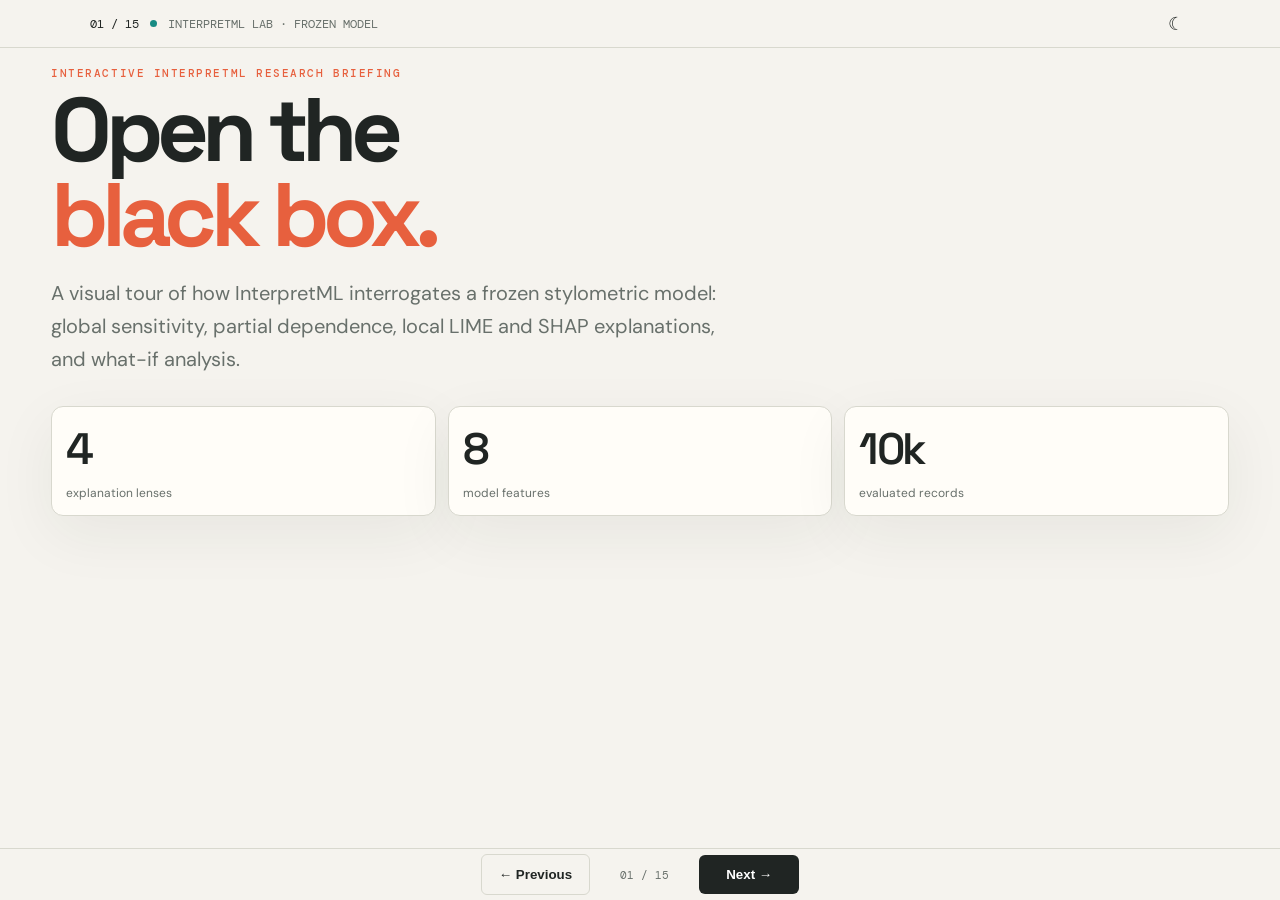
<file: index.html>
<!doctype html><html lang="en"><head><meta charset="utf-8"><meta name="viewport" content="width=device-width,initial-scale=1"><meta name="description" content="Interactive InterpretML explanation lab"><title>InterpretML Lab — Explainable AI</title><link rel="stylesheet" href="styles.css"><link rel="stylesheet" href="presentation.css"></head><body><main class="main"><header class="topbar"><span id="chapter">01 / 15</span><span class="status-dot"></span><span>INTERPRETML LAB · FROZEN MODEL</span><button id="themeBtn">☾</button></header><div id="pages"></div><footer><button class="btn ghost" id="prevBtn">← Previous</button><span id="footerCount">01 / 15</span><button class="btn" id="nextBtn">Next →</button></footer></main><script src="app.js"></script><script src="local-explanations.js"></script></body></html>
</file>
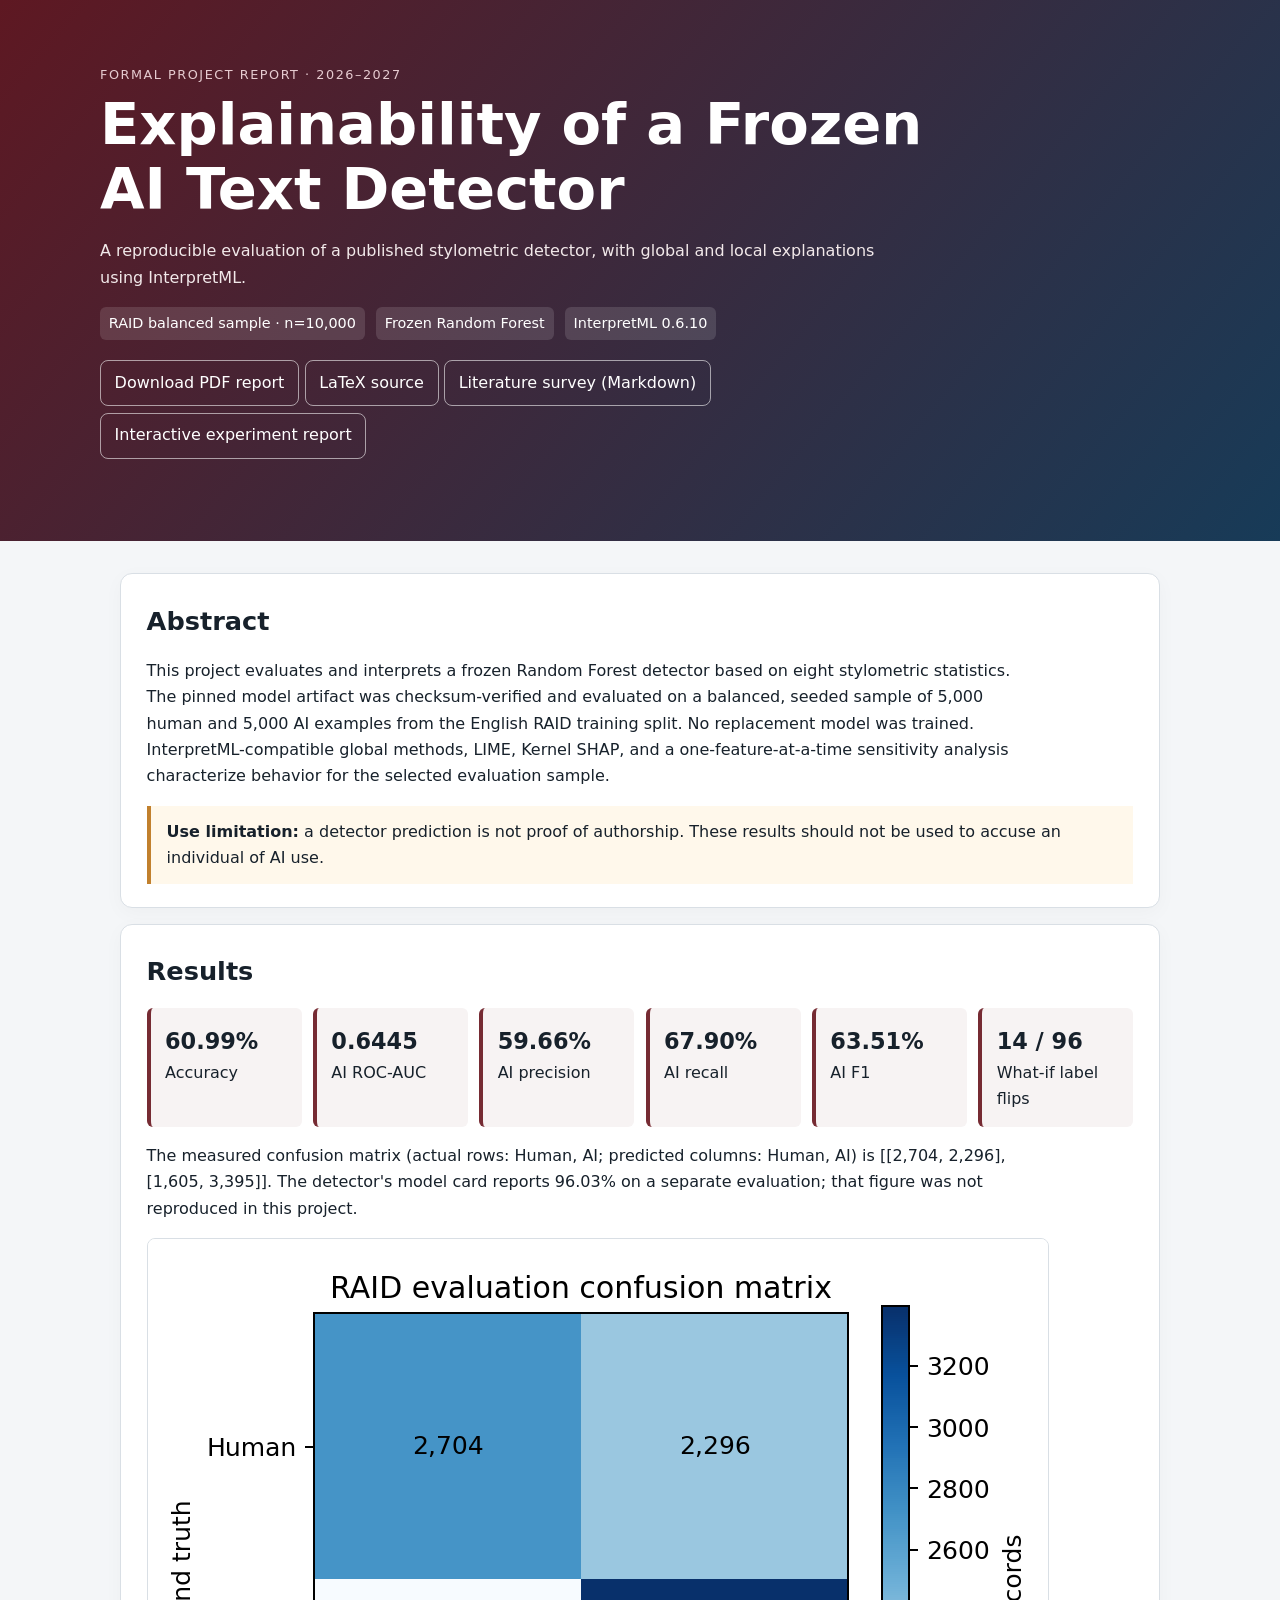
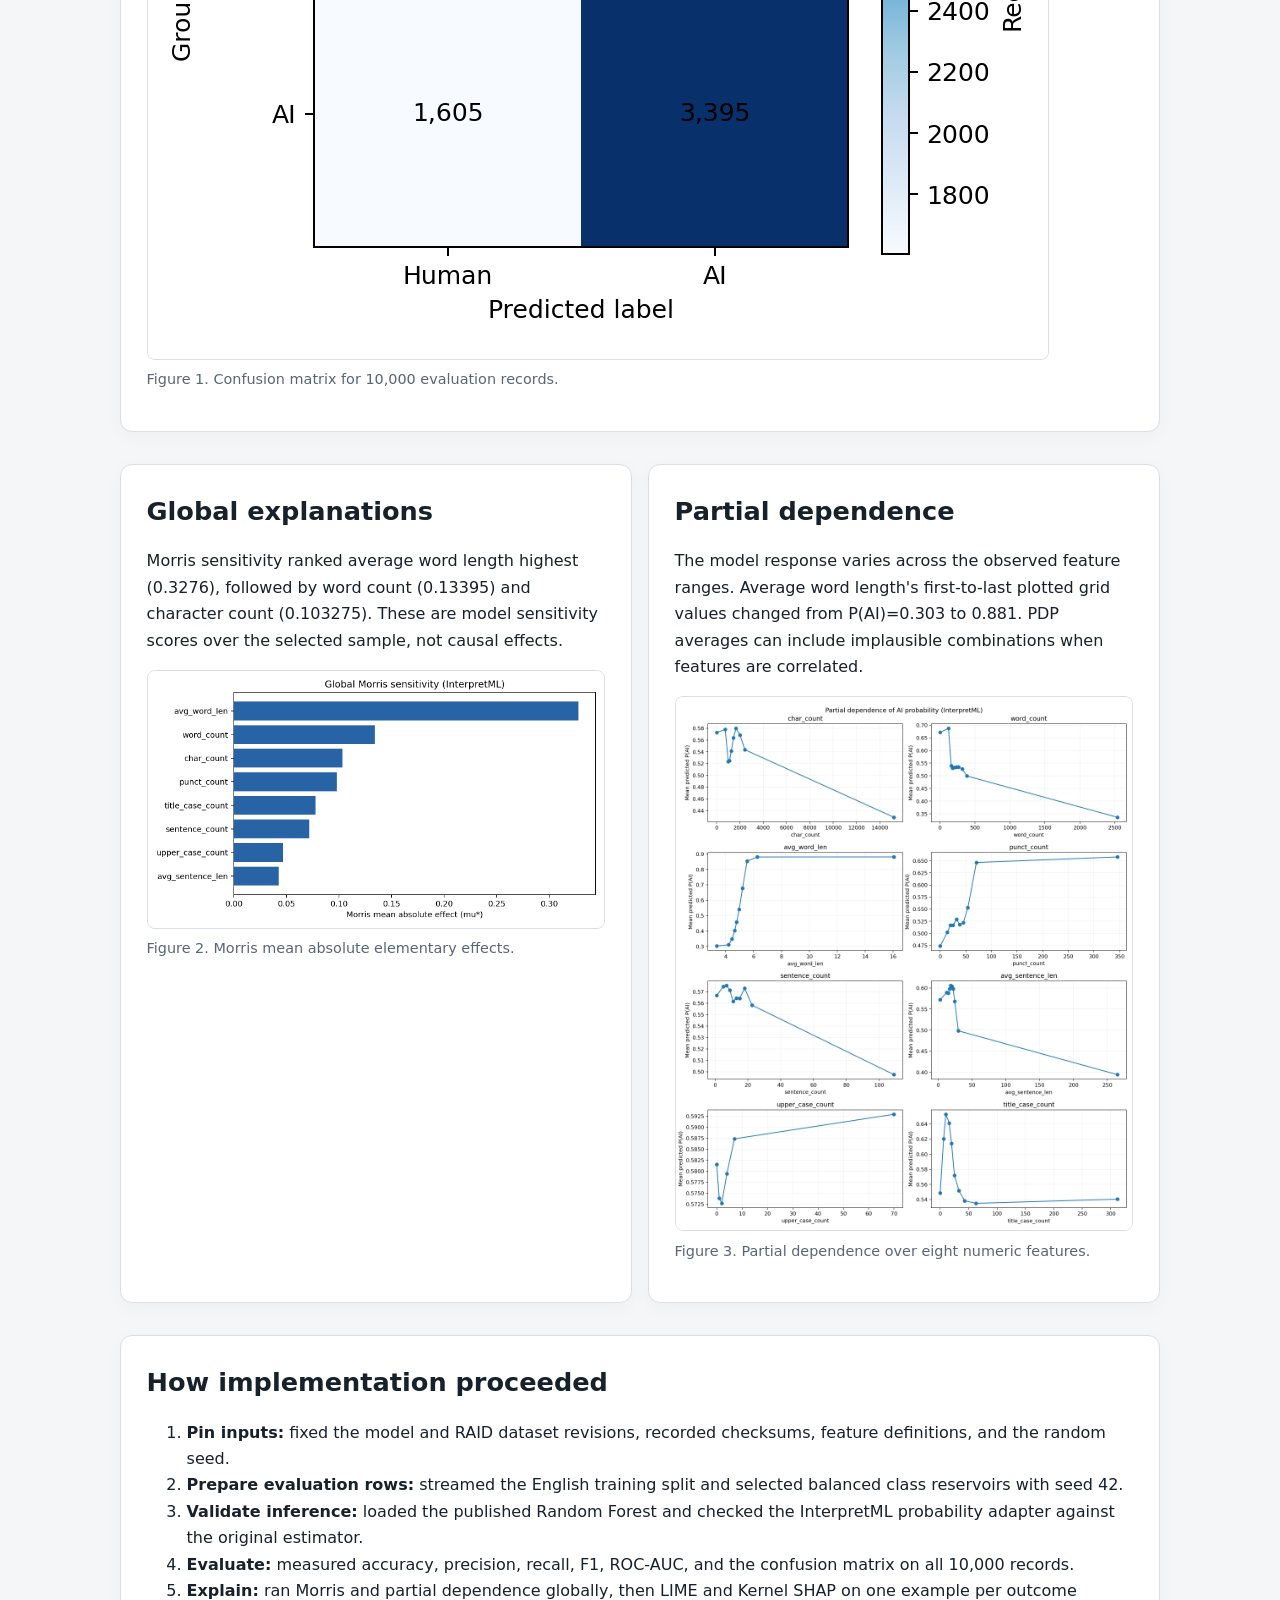
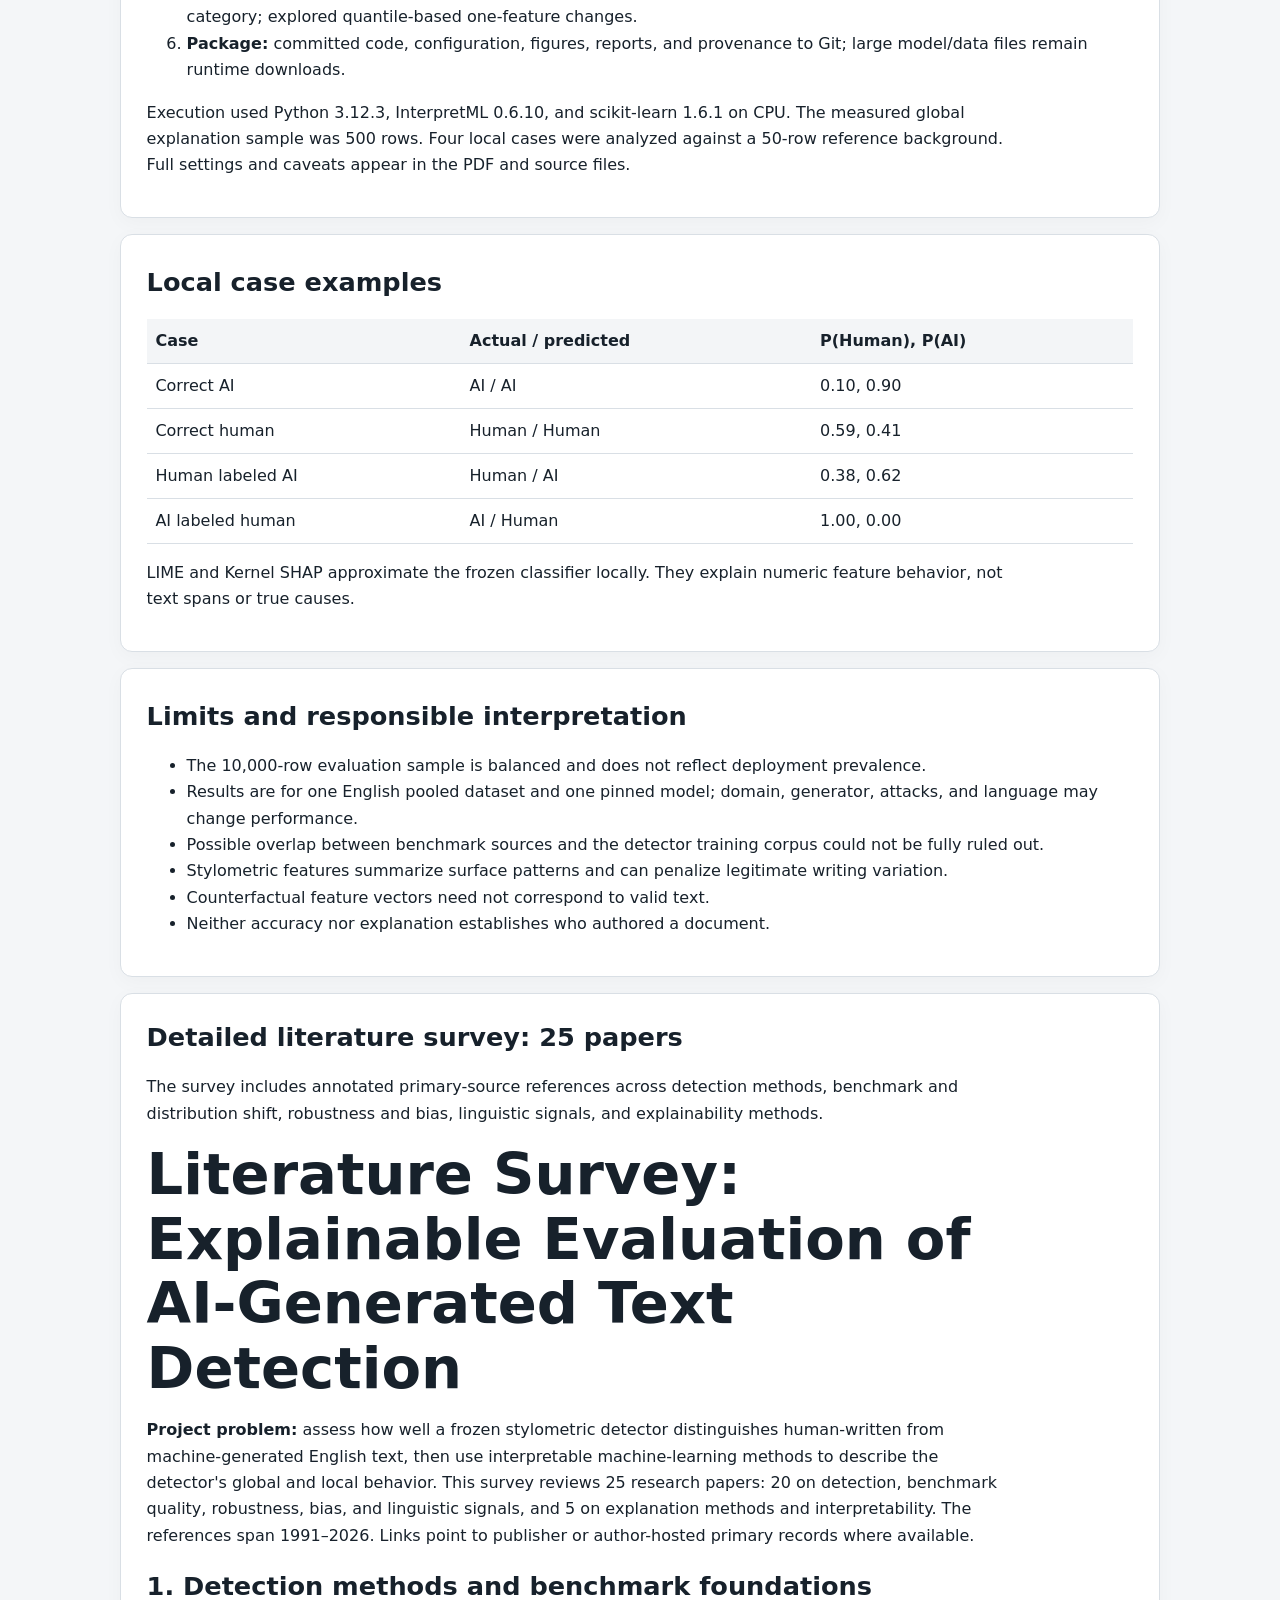
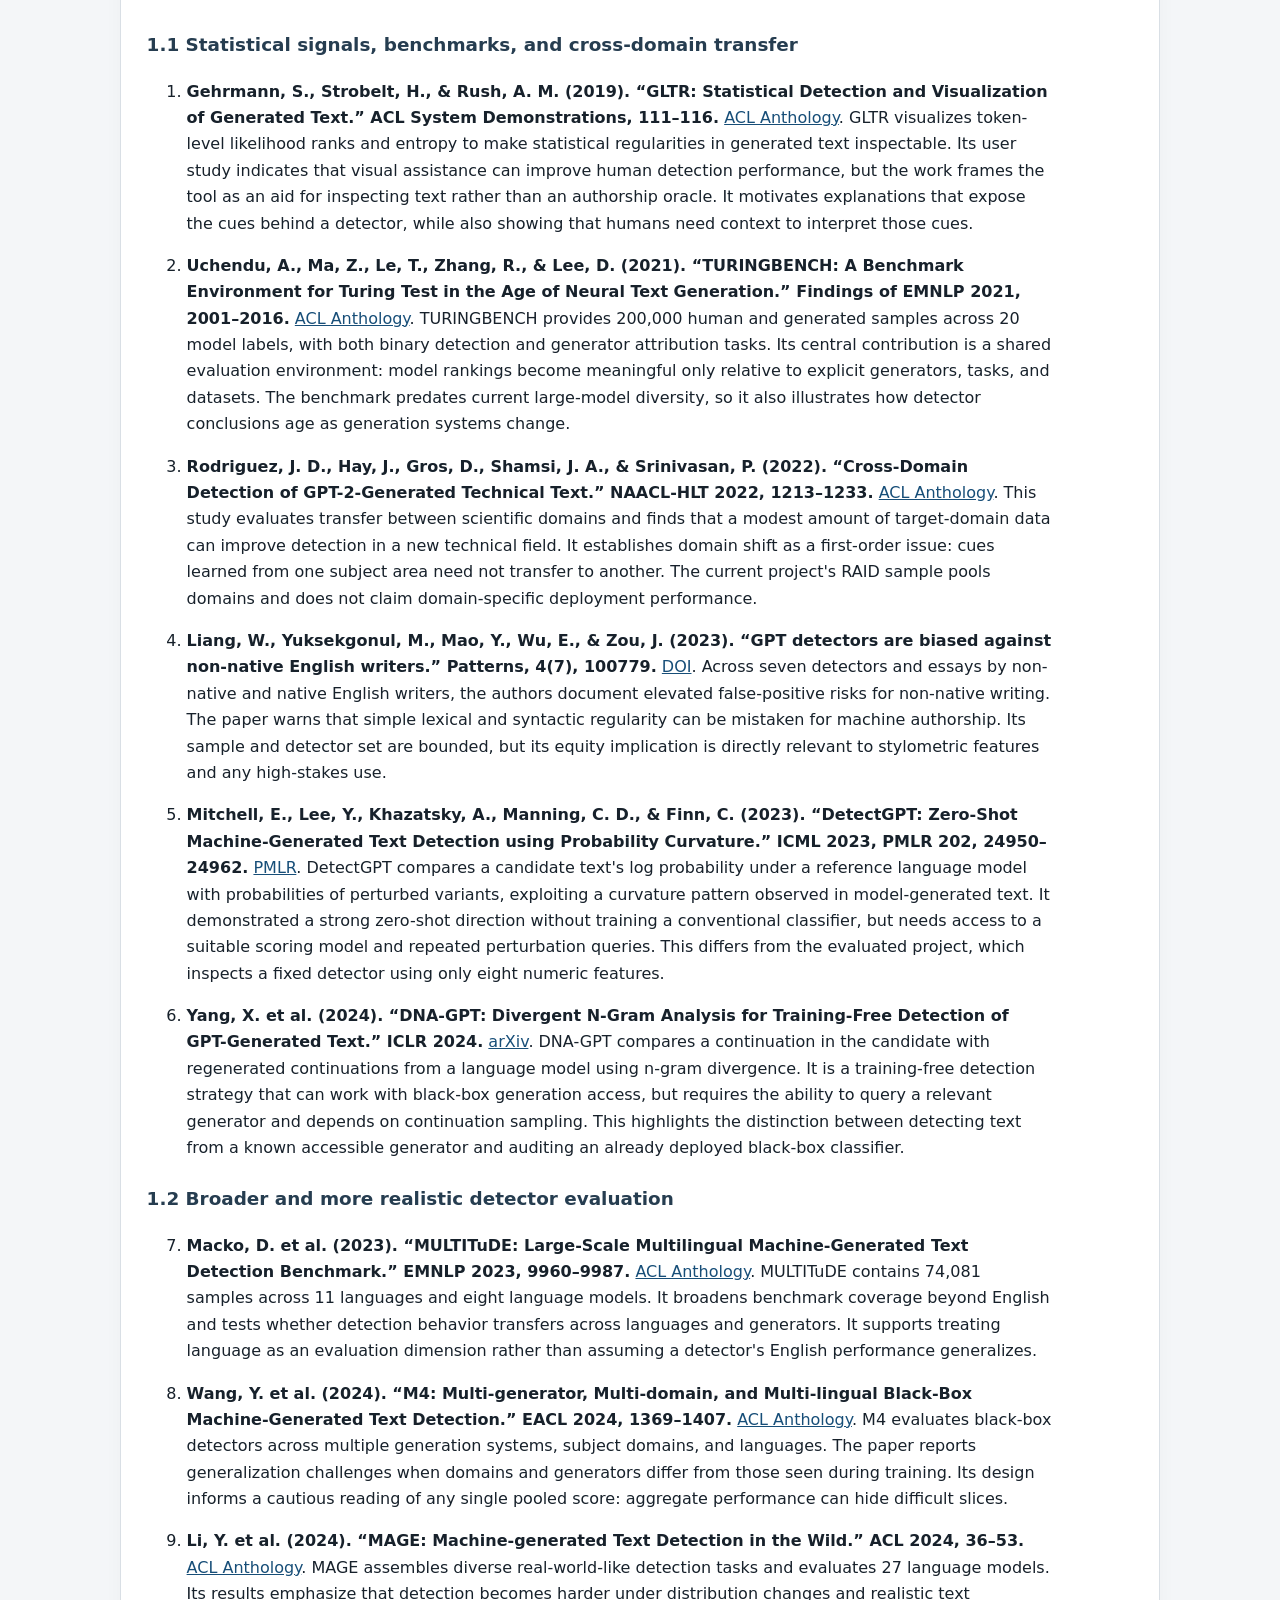
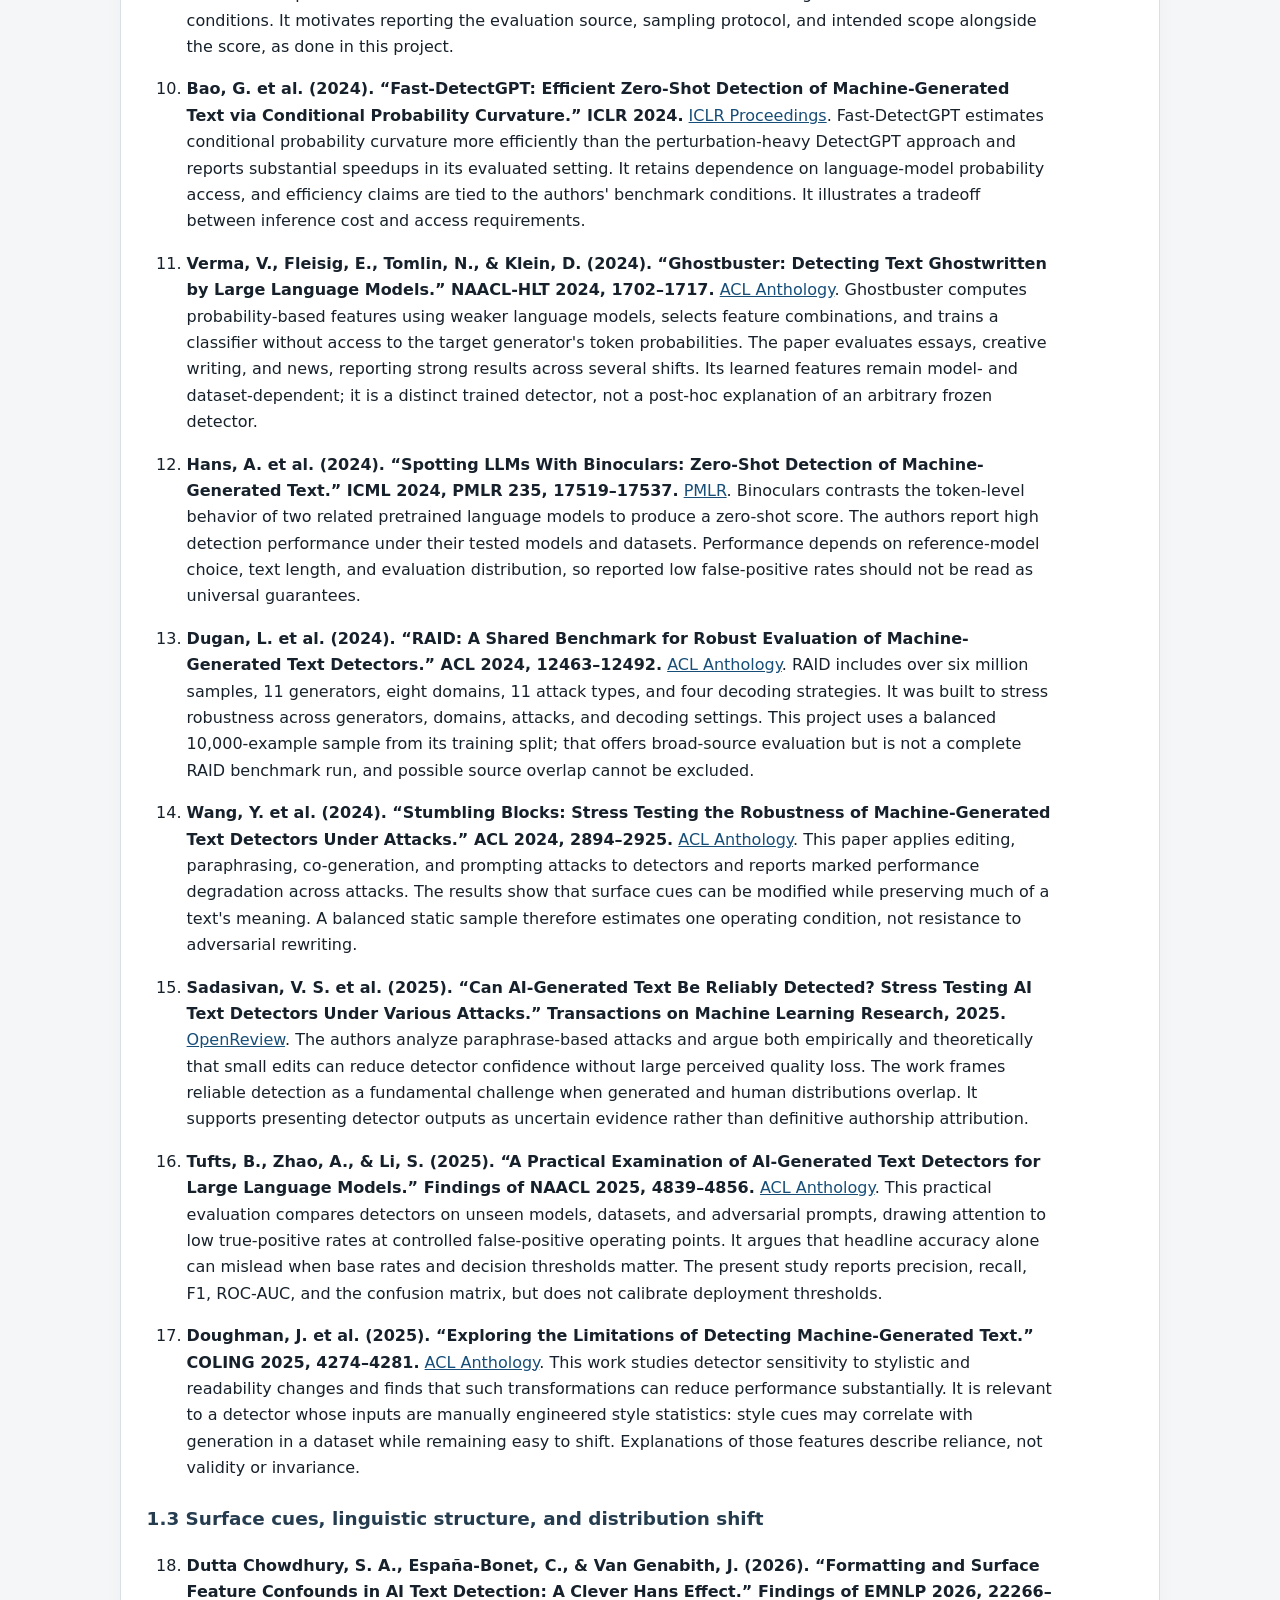
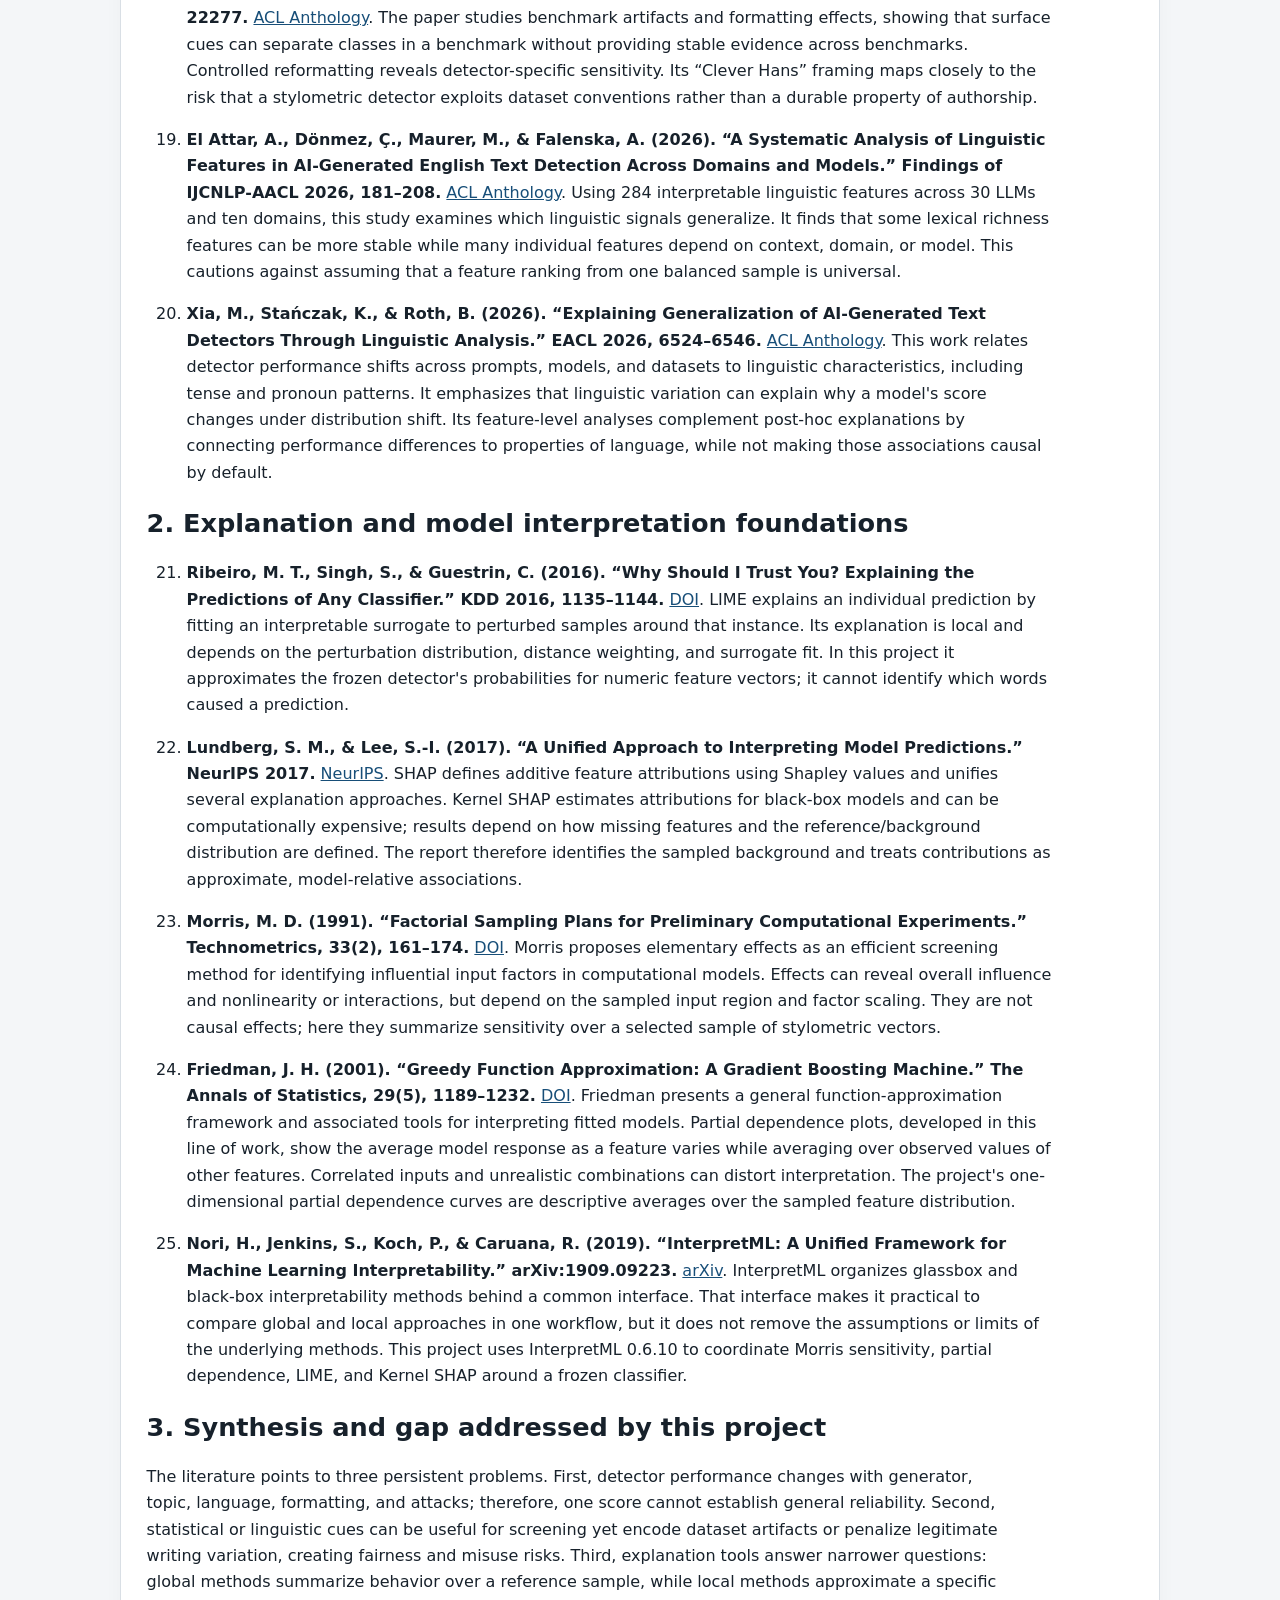
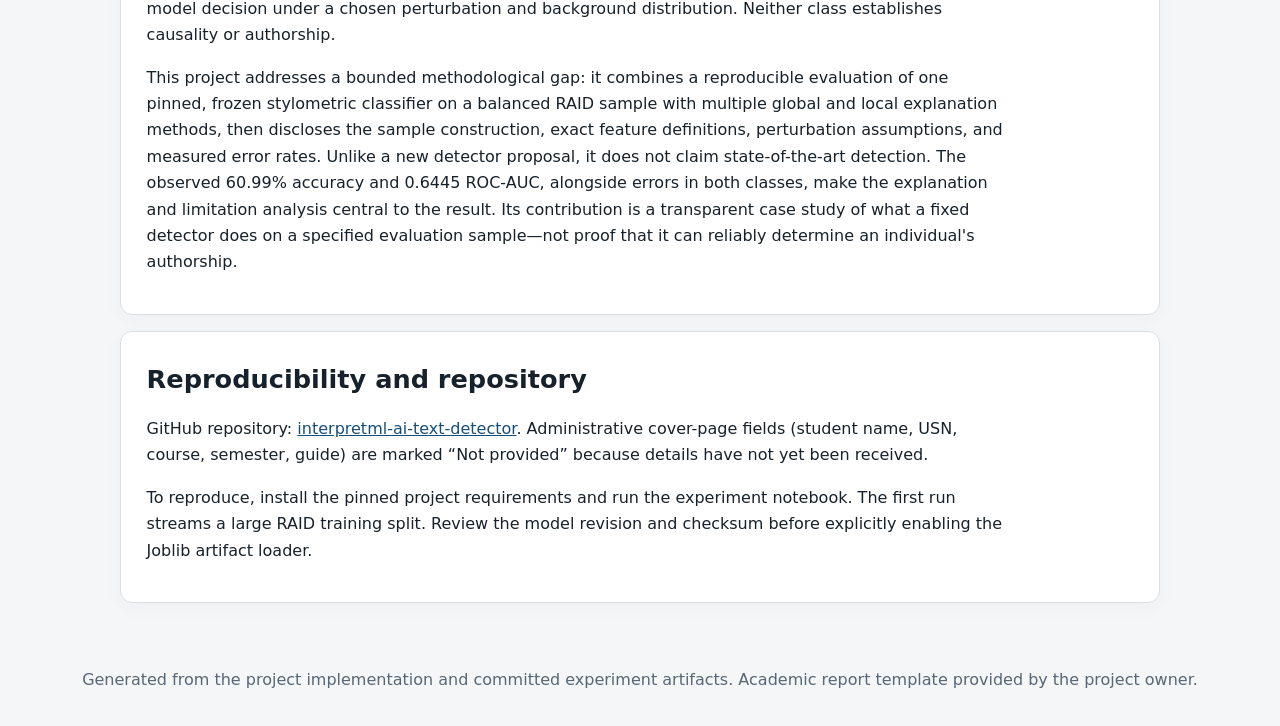
<file: academic_report/report.html>
<!doctype html>
<html lang="en"><head><meta charset="utf-8"><meta name="viewport" content="width=device-width,initial-scale=1"><title>Explainability of a Frozen AI Text Detector — Project Report</title>
<style>
:root{--ink:#17212b;--muted:#586675;--accent:#762b33;--paper:#fff;--wash:#f4f6f8;--line:#d9dfe5}*{box-sizing:border-box}body{margin:0;background:var(--wash);color:var(--ink);font:16px/1.65 system-ui,-apple-system,"Segoe UI",sans-serif}header{background:linear-gradient(130deg,#5e1822,#173b58);color:#fff;padding:4rem max(1.25rem,calc((100vw - 1080px)/2));}header .eyebrow{text-transform:uppercase;letter-spacing:.12em;font-size:.8rem;color:#e6cbd0}h1{line-height:1.12;max-width:900px;font-size:clamp(2rem,5vw,3.6rem);margin:.5rem 0 1rem}header p{max-width:820px;color:#f2e9ea}.actions a{display:inline-block;color:#fff;border:1px solid #ffffff90;border-radius:8px;padding:.55rem .85rem;margin:.25rem .35rem .15rem 0;text-decoration:none}.wrap{max-width:1080px;margin:2rem auto;padding:0 1.25rem}section,.card{background:var(--paper);border:1px solid var(--line);border-radius:12px;padding:1.4rem 1.6rem;margin:1rem 0;box-shadow:0 5px 20px #17212b08}h2{font-size:1.6rem;margin:.2rem 0 .7rem}h3{margin-top:1.4rem;color:#263d50}p{max-width:85ch}.meta{display:flex;flex-wrap:wrap;gap:.7rem}.meta span{background:#ffffff20;border-radius:6px;padding:.3rem .55rem;font-size:.9rem}.metrics{display:grid;grid-template-columns:repeat(auto-fit,minmax(150px,1fr));gap:.7rem;margin:1rem 0}.metric{padding:.9rem;background:#f7f3f3;border-left:4px solid var(--accent);border-radius:6px}.metric strong{display:block;font-size:1.4rem}.grid{display:grid;grid-template-columns:repeat(auto-fit,minmax(300px,1fr));gap:1rem}figure{margin:1rem 0}figure img{max-width:100%;height:auto;border:1px solid var(--line);border-radius:8px}figcaption{font-size:.9rem;color:var(--muted)}table{border-collapse:collapse;width:100%;margin:1rem 0}th,td{text-align:left;padding:.55rem;border-bottom:1px solid var(--line);vertical-align:top}th{background:#f3f5f7}a{color:#174e78}#literature h2{margin-top:0}#literature h3{font-size:1.15rem}#literature li{margin:.85rem 0}footer{text-align:center;color:var(--muted);padding:2rem} .note{border-left:4px solid #c1802d;background:#fff8eb;padding:.8rem 1rem}
</style></head><body>
<header><div class="eyebrow">Formal project report · 2026–2027</div><h1>Explainability of a Frozen AI Text Detector</h1><p>A reproducible evaluation of a published stylometric detector, with global and local explanations using InterpretML.</p><div class="meta"><span>RAID balanced sample · n=10,000</span><span>Frozen Random Forest</span><span>InterpretML 0.6.10</span></div><p class="actions"><a href="report.pdf">Download PDF report</a><a href="main.tex">LaTeX source</a><a href="literature_survey.md">Literature survey (Markdown)</a><a href="../interpretml_report.html">Interactive experiment report</a></p></header>
<main class="wrap">
<section><h2>Abstract</h2><p>This project evaluates and interprets a frozen Random Forest detector based on eight stylometric statistics. The pinned model artifact was checksum-verified and evaluated on a balanced, seeded sample of 5,000 human and 5,000 AI examples from the English RAID training split. No replacement model was trained. InterpretML-compatible global methods, LIME, Kernel SHAP, and a one-feature-at-a-time sensitivity analysis characterize behavior for the selected evaluation sample.</p><div class="note"><strong>Use limitation:</strong> a detector prediction is not proof of authorship. These results should not be used to accuse an individual of AI use.</div></section>
<section><h2>Results</h2><div class="metrics"><div class="metric"><strong>60.99%</strong>Accuracy</div><div class="metric"><strong>0.6445</strong>AI ROC-AUC</div><div class="metric"><strong>59.66%</strong>AI precision</div><div class="metric"><strong>67.90%</strong>AI recall</div><div class="metric"><strong>63.51%</strong>AI F1</div><div class="metric"><strong>14 / 96</strong>What-if label flips</div></div><p>The measured confusion matrix (actual rows: Human, AI; predicted columns: Human, AI) is [[2,704, 2,296], [1,605, 3,395]]. The detector's model card reports 96.03% on a separate evaluation; that figure was not reproduced in this project.</p><figure><img src="images/confusion_matrix.png" alt="Confusion matrix for the balanced RAID sample"><figcaption>Figure 1. Confusion matrix for 10,000 evaluation records.</figcaption></figure></section>
<div class="grid"><section><h2>Global explanations</h2><p>Morris sensitivity ranked average word length highest (0.3276), followed by word count (0.13395) and character count (0.103275). These are model sensitivity scores over the selected sample, not causal effects.</p><figure><img src="images/morris_sensitivity.png" alt="Morris sensitivity feature ranking"><figcaption>Figure 2. Morris mean absolute elementary effects.</figcaption></figure></section><section><h2>Partial dependence</h2><p>The model response varies across the observed feature ranges. Average word length's first-to-last plotted grid values changed from P(AI)=0.303 to 0.881. PDP averages can include implausible combinations when features are correlated.</p><figure><img src="images/partial_dependence.png" alt="Partial dependence plots across eight features"><figcaption>Figure 3. Partial dependence over eight numeric features.</figcaption></figure></section></div>
<section><h2>How implementation proceeded</h2><ol><li><strong>Pin inputs:</strong> fixed the model and RAID dataset revisions, recorded checksums, feature definitions, and the random seed.</li><li><strong>Prepare evaluation rows:</strong> streamed the English training split and selected balanced class reservoirs with seed 42.</li><li><strong>Validate inference:</strong> loaded the published Random Forest and checked the InterpretML probability adapter against the original estimator.</li><li><strong>Evaluate:</strong> measured accuracy, precision, recall, F1, ROC-AUC, and the confusion matrix on all 10,000 records.</li><li><strong>Explain:</strong> ran Morris and partial dependence globally, then LIME and Kernel SHAP on one example per outcome category; explored quantile-based one-feature changes.</li><li><strong>Package:</strong> committed code, configuration, figures, reports, and provenance to Git; large model/data files remain runtime downloads.</li></ol><p>Execution used Python 3.12.3, InterpretML 0.6.10, and scikit-learn 1.6.1 on CPU. The measured global explanation sample was 500 rows. Four local cases were analyzed against a 50-row reference background. Full settings and caveats appear in the PDF and source files.</p></section>
<section><h2>Local case examples</h2><table><thead><tr><th>Case</th><th>Actual / predicted</th><th>P(Human), P(AI)</th></tr></thead><tbody><tr><td>Correct AI</td><td>AI / AI</td><td>0.10, 0.90</td></tr><tr><td>Correct human</td><td>Human / Human</td><td>0.59, 0.41</td></tr><tr><td>Human labeled AI</td><td>Human / AI</td><td>0.38, 0.62</td></tr><tr><td>AI labeled human</td><td>AI / Human</td><td>1.00, 0.00</td></tr></tbody></table><p>LIME and Kernel SHAP approximate the frozen classifier locally. They explain numeric feature behavior, not text spans or true causes.</p></section>
<section><h2>Limits and responsible interpretation</h2><ul><li>The 10,000-row evaluation sample is balanced and does not reflect deployment prevalence.</li><li>Results are for one English pooled dataset and one pinned model; domain, generator, attacks, and language may change performance.</li><li>Possible overlap between benchmark sources and the detector training corpus could not be fully ruled out.</li><li>Stylometric features summarize surface patterns and can penalize legitimate writing variation.</li><li>Counterfactual feature vectors need not correspond to valid text.</li><li>Neither accuracy nor explanation establishes who authored a document.</li></ul></section>
<section id="literature"><h2>Detailed literature survey: 25 papers</h2><p>The survey includes annotated primary-source references across detection methods, benchmark and distribution shift, robustness and bias, linguistic signals, and explainability methods.</p><h1
id="literature-survey-explainable-evaluation-of-ai-generated-text-detection">Literature
Survey: Explainable Evaluation of AI-Generated Text Detection</h1>
<p><strong>Project problem:</strong> assess how well a frozen
stylometric detector distinguishes human-written from machine-generated
English text, then use interpretable machine-learning methods to
describe the detector's global and local behavior. This survey reviews
25 research papers: 20 on detection, benchmark quality, robustness,
bias, and linguistic signals, and 5 on explanation methods and
interpretability. The references span 1991–2026. Links point to
publisher or author-hosted primary records where available.</p>
<h2 id="1-detection-methods-and-benchmark-foundations">1. Detection
methods and benchmark foundations</h2>
<h3 id="11-statistical-signals-benchmarks-and-cross-domain-transfer">1.1
Statistical signals, benchmarks, and cross-domain transfer</h3>
<ol type="1">
<li><p><strong>Gehrmann, S., Strobelt, H., &amp; Rush, A. M. (2019).
“GLTR: Statistical Detection and Visualization of Generated Text.” ACL
System Demonstrations, 111–116.</strong> <a
href="https://aclanthology.org/P19-3019/">ACL Anthology</a>. GLTR
visualizes token-level likelihood ranks and entropy to make statistical
regularities in generated text inspectable. Its user study indicates
that visual assistance can improve human detection performance, but the
work frames the tool as an aid for inspecting text rather than an
authorship oracle. It motivates explanations that expose the cues behind
a detector, while also showing that humans need context to interpret
those cues.</p></li>
<li><p><strong>Uchendu, A., Ma, Z., Le, T., Zhang, R., &amp; Lee, D.
(2021). “TURINGBENCH: A Benchmark Environment for Turing Test in the Age
of Neural Text Generation.” Findings of EMNLP 2021, 2001–2016.</strong>
<a href="https://aclanthology.org/2021.findings-emnlp.172/">ACL
Anthology</a>. TURINGBENCH provides 200,000 human and generated samples
across 20 model labels, with both binary detection and generator
attribution tasks. Its central contribution is a shared evaluation
environment: model rankings become meaningful only relative to explicit
generators, tasks, and datasets. The benchmark predates current
large-model diversity, so it also illustrates how detector conclusions
age as generation systems change.</p></li>
<li><p><strong>Rodriguez, J. D., Hay, J., Gros, D., Shamsi, J. A., &amp;
Srinivasan, P. (2022). “Cross-Domain Detection of GPT-2-Generated
Technical Text.” NAACL-HLT 2022, 1213–1233.</strong> <a
href="https://aclanthology.org/2022.naacl-main.88/">ACL Anthology</a>.
This study evaluates transfer between scientific domains and finds that
a modest amount of target-domain data can improve detection in a new
technical field. It establishes domain shift as a first-order issue:
cues learned from one subject area need not transfer to another. The
current project's RAID sample pools domains and does not claim
domain-specific deployment performance.</p></li>
<li><p><strong>Liang, W., Yuksekgonul, M., Mao, Y., Wu, E., &amp; Zou,
J. (2023). “GPT detectors are biased against non-native English
writers.” Patterns, 4(7), 100779.</strong> <a
href="https://doi.org/10.1016/j.patter.2023.100779">DOI</a>. Across
seven detectors and essays by non-native and native English writers, the
authors document elevated false-positive risks for non-native writing.
The paper warns that simple lexical and syntactic regularity can be
mistaken for machine authorship. Its sample and detector set are
bounded, but its equity implication is directly relevant to stylometric
features and any high-stakes use.</p></li>
<li><p><strong>Mitchell, E., Lee, Y., Khazatsky, A., Manning, C. D.,
&amp; Finn, C. (2023). “DetectGPT: Zero-Shot Machine-Generated Text
Detection using Probability Curvature.” ICML 2023, PMLR 202,
24950–24962.</strong> <a
href="https://proceedings.mlr.press/v202/mitchell23a.html">PMLR</a>.
DetectGPT compares a candidate text's log probability under a reference
language model with probabilities of perturbed variants, exploiting a
curvature pattern observed in model-generated text. It demonstrated a
strong zero-shot direction without training a conventional classifier,
but needs access to a suitable scoring model and repeated perturbation
queries. This differs from the evaluated project, which inspects a fixed
detector using only eight numeric features.</p></li>
<li><p><strong>Yang, X. et al. (2024). “DNA-GPT: Divergent N-Gram
Analysis for Training-Free Detection of GPT-Generated Text.” ICLR
2024.</strong> <a href="https://arxiv.org/abs/2305.17359">arXiv</a>.
DNA-GPT compares a continuation in the candidate with regenerated
continuations from a language model using n-gram divergence. It is a
training-free detection strategy that can work with black-box generation
access, but requires the ability to query a relevant generator and
depends on continuation sampling. This highlights the distinction
between detecting text from a known accessible generator and auditing an
already deployed black-box classifier.</p></li>
</ol>
<h3 id="12-broader-and-more-realistic-detector-evaluation">1.2 Broader
and more realistic detector evaluation</h3>
<ol start="7" type="1">
<li><p><strong>Macko, D. et al. (2023). “MULTITuDE: Large-Scale
Multilingual Machine-Generated Text Detection Benchmark.” EMNLP 2023,
9960–9987.</strong> <a
href="https://aclanthology.org/2023.emnlp-main.616/">ACL Anthology</a>.
MULTITuDE contains 74,081 samples across 11 languages and eight language
models. It broadens benchmark coverage beyond English and tests whether
detection behavior transfers across languages and generators. It
supports treating language as an evaluation dimension rather than
assuming a detector's English performance generalizes.</p></li>
<li><p><strong>Wang, Y. et al. (2024). “M4: Multi-generator,
Multi-domain, and Multi-lingual Black-Box Machine-Generated Text
Detection.” EACL 2024, 1369–1407.</strong> <a
href="https://aclanthology.org/2024.eacl-long.83/">ACL Anthology</a>. M4
evaluates black-box detectors across multiple generation systems,
subject domains, and languages. The paper reports generalization
challenges when domains and generators differ from those seen during
training. Its design informs a cautious reading of any single pooled
score: aggregate performance can hide difficult slices.</p></li>
<li><p><strong>Li, Y. et al. (2024). “MAGE: Machine-generated Text
Detection in the Wild.” ACL 2024, 36–53.</strong> <a
href="https://aclanthology.org/2024.acl-long.3/">ACL Anthology</a>. MAGE
assembles diverse real-world-like detection tasks and evaluates 27
language models. Its results emphasize that detection becomes harder
under distribution changes and realistic text conditions. It motivates
reporting the evaluation source, sampling protocol, and intended scope
alongside the score, as done in this project.</p></li>
<li><p><strong>Bao, G. et al. (2024). “Fast-DetectGPT: Efficient
Zero-Shot Detection of Machine-Generated Text via Conditional
Probability Curvature.” ICLR 2024.</strong> <a
href="https://proceedings.iclr.cc/paper_files/paper/2024/file/6b8c6f846c3575e1d1ad496abea28826-Abstract-Conference.html">ICLR
Proceedings</a>. Fast-DetectGPT estimates conditional probability
curvature more efficiently than the perturbation-heavy DetectGPT
approach and reports substantial speedups in its evaluated setting. It
retains dependence on language-model probability access, and efficiency
claims are tied to the authors' benchmark conditions. It illustrates a
tradeoff between inference cost and access requirements.</p></li>
<li><p><strong>Verma, V., Fleisig, E., Tomlin, N., &amp; Klein, D.
(2024). “Ghostbuster: Detecting Text Ghostwritten by Large Language
Models.” NAACL-HLT 2024, 1702–1717.</strong> <a
href="https://aclanthology.org/2024.naacl-long.95/">ACL Anthology</a>.
Ghostbuster computes probability-based features using weaker language
models, selects feature combinations, and trains a classifier without
access to the target generator's token probabilities. The paper
evaluates essays, creative writing, and news, reporting strong results
across several shifts. Its learned features remain model- and
dataset-dependent; it is a distinct trained detector, not a post-hoc
explanation of an arbitrary frozen detector.</p></li>
<li><p><strong>Hans, A. et al. (2024). “Spotting LLMs With Binoculars:
Zero-Shot Detection of Machine-Generated Text.” ICML 2024, PMLR 235,
17519–17537.</strong> <a
href="https://proceedings.mlr.press/v235/hans24a.html">PMLR</a>.
Binoculars contrasts the token-level behavior of two related pretrained
language models to produce a zero-shot score. The authors report high
detection performance under their tested models and datasets.
Performance depends on reference-model choice, text length, and
evaluation distribution, so reported low false-positive rates should not
be read as universal guarantees.</p></li>
<li><p><strong>Dugan, L. et al. (2024). “RAID: A Shared Benchmark for
Robust Evaluation of Machine-Generated Text Detectors.” ACL 2024,
12463–12492.</strong> <a
href="https://aclanthology.org/2024.acl-long.674/">ACL Anthology</a>.
RAID includes over six million samples, 11 generators, eight domains, 11
attack types, and four decoding strategies. It was built to stress
robustness across generators, domains, attacks, and decoding settings.
This project uses a balanced 10,000-example sample from its training
split; that offers broad-source evaluation but is not a complete RAID
benchmark run, and possible source overlap cannot be excluded.</p></li>
<li><p><strong>Wang, Y. et al. (2024). “Stumbling Blocks: Stress Testing
the Robustness of Machine-Generated Text Detectors Under Attacks.” ACL
2024, 2894–2925.</strong> <a
href="https://aclanthology.org/2024.acl-long.160/">ACL Anthology</a>.
This paper applies editing, paraphrasing, co-generation, and prompting
attacks to detectors and reports marked performance degradation across
attacks. The results show that surface cues can be modified while
preserving much of a text's meaning. A balanced static sample therefore
estimates one operating condition, not resistance to adversarial
rewriting.</p></li>
<li><p><strong>Sadasivan, V. S. et al. (2025). “Can AI-Generated Text Be
Reliably Detected? Stress Testing AI Text Detectors Under Various
Attacks.” Transactions on Machine Learning Research, 2025.</strong> <a
href="https://openreview.net/pdf?id=OOgsAZdFOt">OpenReview</a>. The
authors analyze paraphrase-based attacks and argue both empirically and
theoretically that small edits can reduce detector confidence without
large perceived quality loss. The work frames reliable detection as a
fundamental challenge when generated and human distributions overlap. It
supports presenting detector outputs as uncertain evidence rather than
definitive authorship attribution.</p></li>
<li><p><strong>Tufts, B., Zhao, A., &amp; Li, S. (2025). “A Practical
Examination of AI-Generated Text Detectors for Large Language Models.”
Findings of NAACL 2025, 4839–4856.</strong> <a
href="https://aclanthology.org/2025.findings-naacl.271/">ACL
Anthology</a>. This practical evaluation compares detectors on unseen
models, datasets, and adversarial prompts, drawing attention to low
true-positive rates at controlled false-positive operating points. It
argues that headline accuracy alone can mislead when base rates and
decision thresholds matter. The present study reports precision, recall,
F1, ROC-AUC, and the confusion matrix, but does not calibrate deployment
thresholds.</p></li>
<li><p><strong>Doughman, J. et al. (2025). “Exploring the Limitations of
Detecting Machine-Generated Text.” COLING 2025, 4274–4281.</strong> <a
href="https://aclanthology.org/2025.coling-main.288/">ACL Anthology</a>.
This work studies detector sensitivity to stylistic and readability
changes and finds that such transformations can reduce performance
substantially. It is relevant to a detector whose inputs are manually
engineered style statistics: style cues may correlate with generation in
a dataset while remaining easy to shift. Explanations of those features
describe reliance, not validity or invariance.</p></li>
</ol>
<h3 id="13-surface-cues-linguistic-structure-and-distribution-shift">1.3
Surface cues, linguistic structure, and distribution shift</h3>
<ol start="18" type="1">
<li><p><strong>Dutta Chowdhury, S. A., España-Bonet, C., &amp; Van
Genabith, J. (2026). “Formatting and Surface Feature Confounds in AI
Text Detection: A Clever Hans Effect.” Findings of EMNLP 2026,
22266–22277.</strong> <a
href="https://aclanthology.org/2026.findings-emnlp.1051/">ACL
Anthology</a>. The paper studies benchmark artifacts and formatting
effects, showing that surface cues can separate classes in a benchmark
without providing stable evidence across benchmarks. Controlled
reformatting reveals detector-specific sensitivity. Its “Clever Hans”
framing maps closely to the risk that a stylometric detector exploits
dataset conventions rather than a durable property of
authorship.</p></li>
<li><p><strong>El Attar, A., Dönmez, Ç., Maurer, M., &amp; Falenska, A.
(2026). “A Systematic Analysis of Linguistic Features in AI-Generated
English Text Detection Across Domains and Models.” Findings of
IJCNLP-AACL 2026, 181–208.</strong> <a
href="https://aclanthology.org/2026.findings-aacl.10/">ACL
Anthology</a>. Using 284 interpretable linguistic features across 30
LLMs and ten domains, this study examines which linguistic signals
generalize. It finds that some lexical richness features can be more
stable while many individual features depend on context, domain, or
model. This cautions against assuming that a feature ranking from one
balanced sample is universal.</p></li>
<li><p><strong>Xia, M., Stańczak, K., &amp; Roth, B. (2026). “Explaining
Generalization of AI-Generated Text Detectors Through Linguistic
Analysis.” EACL 2026, 6524–6546.</strong> <a
href="https://aclanthology.org/2026.eacl-long.307/">ACL Anthology</a>.
This work relates detector performance shifts across prompts, models,
and datasets to linguistic characteristics, including tense and pronoun
patterns. It emphasizes that linguistic variation can explain why a
model's score changes under distribution shift. Its feature-level
analyses complement post-hoc explanations by connecting performance
differences to properties of language, while not making those
associations causal by default.</p></li>
</ol>
<h2 id="2-explanation-and-model-interpretation-foundations">2.
Explanation and model interpretation foundations</h2>
<ol start="21" type="1">
<li><p><strong>Ribeiro, M. T., Singh, S., &amp; Guestrin, C. (2016).
“Why Should I Trust You? Explaining the Predictions of Any Classifier.”
KDD 2016, 1135–1144.</strong> <a
href="https://doi.org/10.1145/2939672.2939778">DOI</a>. LIME explains an
individual prediction by fitting an interpretable surrogate to perturbed
samples around that instance. Its explanation is local and depends on
the perturbation distribution, distance weighting, and surrogate fit. In
this project it approximates the frozen detector's probabilities for
numeric feature vectors; it cannot identify which words caused a
prediction.</p></li>
<li><p><strong>Lundberg, S. M., &amp; Lee, S.-I. (2017). “A Unified
Approach to Interpreting Model Predictions.” NeurIPS 2017.</strong> <a
href="https://proceedings.neurips.cc/paper/2017/hash/8a20a8621978632d76c43dfd28b67767-Abstract.html">NeurIPS</a>.
SHAP defines additive feature attributions using Shapley values and
unifies several explanation approaches. Kernel SHAP estimates
attributions for black-box models and can be computationally expensive;
results depend on how missing features and the reference/background
distribution are defined. The report therefore identifies the sampled
background and treats contributions as approximate, model-relative
associations.</p></li>
<li><p><strong>Morris, M. D. (1991). “Factorial Sampling Plans for
Preliminary Computational Experiments.” Technometrics, 33(2),
161–174.</strong> <a
href="https://doi.org/10.1080/00401706.1991.10484804">DOI</a>. Morris
proposes elementary effects as an efficient screening method for
identifying influential input factors in computational models. Effects
can reveal overall influence and nonlinearity or interactions, but
depend on the sampled input region and factor scaling. They are not
causal effects; here they summarize sensitivity over a selected sample
of stylometric vectors.</p></li>
<li><p><strong>Friedman, J. H. (2001). “Greedy Function Approximation: A
Gradient Boosting Machine.” The Annals of Statistics, 29(5),
1189–1232.</strong> <a
href="https://doi.org/10.1214/aos/1013203451">DOI</a>. Friedman presents
a general function-approximation framework and associated tools for
interpreting fitted models. Partial dependence plots, developed in this
line of work, show the average model response as a feature varies while
averaging over observed values of other features. Correlated inputs and
unrealistic combinations can distort interpretation. The project's
one-dimensional partial dependence curves are descriptive averages over
the sampled feature distribution.</p></li>
<li><p><strong>Nori, H., Jenkins, S., Koch, P., &amp; Caruana, R.
(2019). “InterpretML: A Unified Framework for Machine Learning
Interpretability.” arXiv:1909.09223.</strong> <a
href="https://arxiv.org/abs/1909.09223">arXiv</a>. InterpretML organizes
glassbox and black-box interpretability methods behind a common
interface. That interface makes it practical to compare global and local
approaches in one workflow, but it does not remove the assumptions or
limits of the underlying methods. This project uses InterpretML 0.6.10
to coordinate Morris sensitivity, partial dependence, LIME, and Kernel
SHAP around a frozen classifier.</p></li>
</ol>
<h2 id="3-synthesis-and-gap-addressed-by-this-project">3. Synthesis and
gap addressed by this project</h2>
<p>The literature points to three persistent problems. First, detector
performance changes with generator, topic, language, formatting, and
attacks; therefore, one score cannot establish general reliability.
Second, statistical or linguistic cues can be useful for screening yet
encode dataset artifacts or penalize legitimate writing variation,
creating fairness and misuse risks. Third, explanation tools answer
narrower questions: global methods summarize behavior over a reference
sample, while local methods approximate a specific model decision under
a chosen perturbation and background distribution. Neither class
establishes causality or authorship.</p>
<p>This project addresses a bounded methodological gap: it combines a
reproducible evaluation of one pinned, frozen stylometric classifier on
a balanced RAID sample with multiple global and local explanation
methods, then discloses the sample construction, exact feature
definitions, perturbation assumptions, and measured error rates. Unlike
a new detector proposal, it does not claim state-of-the-art detection.
The observed 60.99% accuracy and 0.6445 ROC-AUC, alongside errors in
both classes, make the explanation and limitation analysis central to
the result. Its contribution is a transparent case study of what a fixed
detector does on a specified evaluation sample—not proof that it can
reliably determine an individual's authorship.</p>
</section>
<section><h2>Reproducibility and repository</h2><p>GitHub repository: <a href="https://github.com/gnanendranaidun/interpretml-ai-text-detector">interpretml-ai-text-detector</a>. Administrative cover-page fields (student name, USN, course, semester, guide) are marked “Not provided” because details have not yet been received.</p><p>To reproduce, install the pinned project requirements and run the experiment notebook. The first run streams a large RAID training split. Review the model revision and checksum before explicitly enabling the Joblib artifact loader.</p></section>
</main><footer>Generated from the project implementation and committed experiment artifacts. Academic report template provided by the project owner.</footer></body></html>
</file>
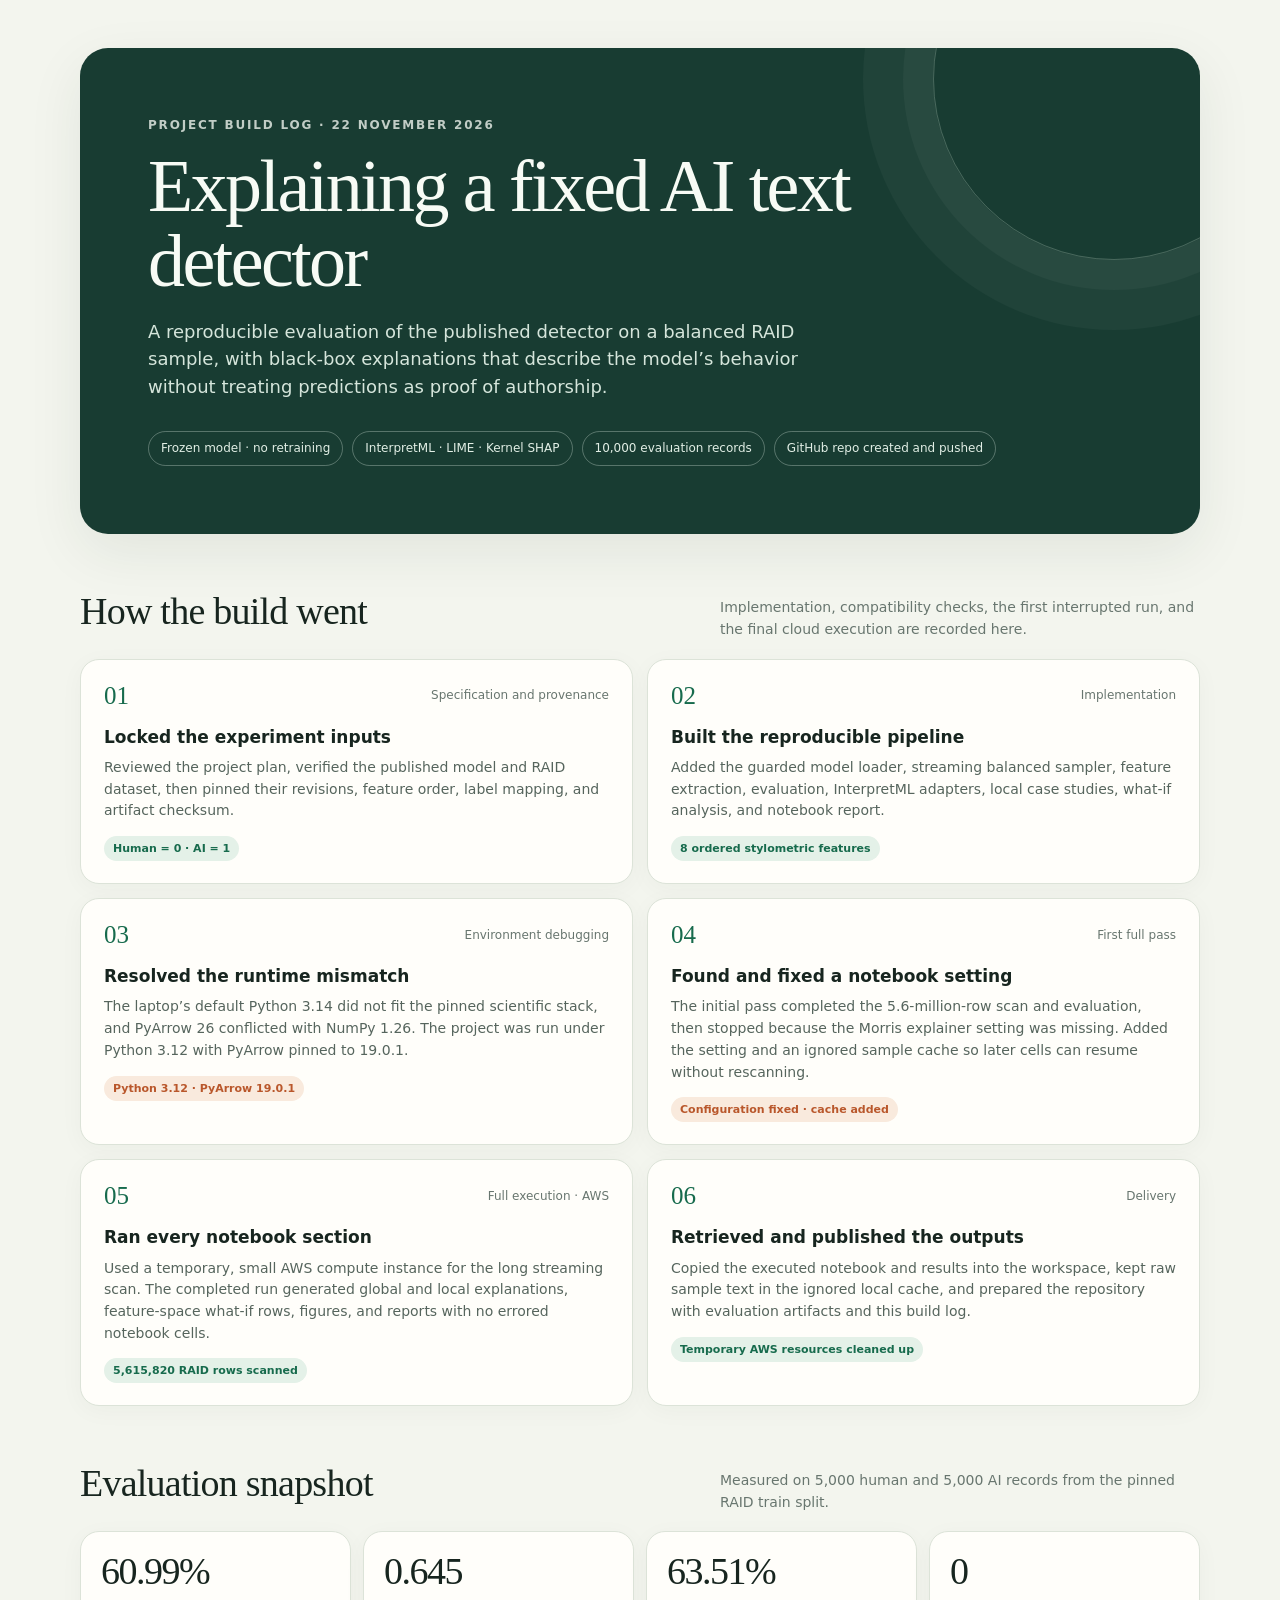
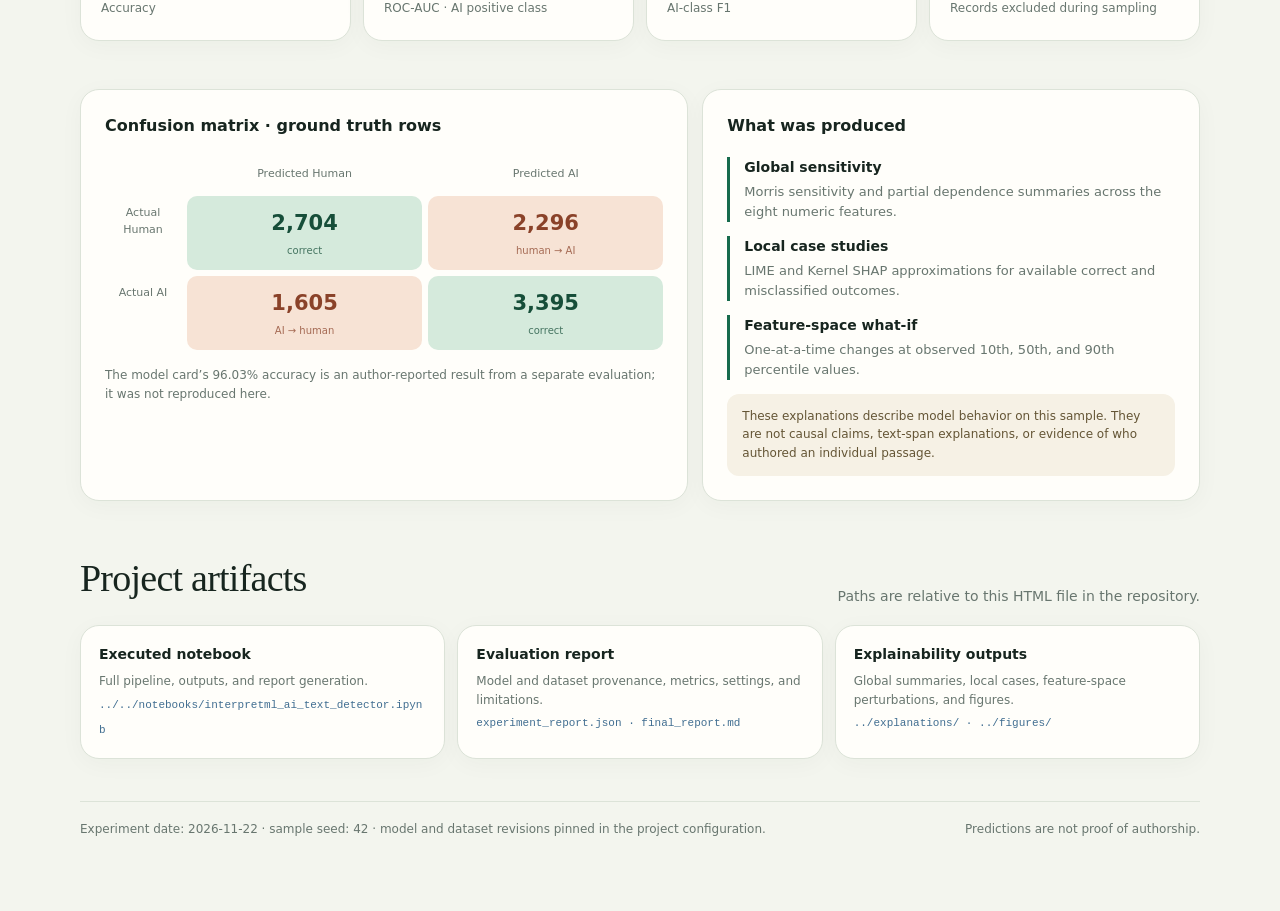
<file: outputs/reports/build_log.html>
<!doctype html>
<html lang="en">
<head>
  <meta charset="utf-8">
  <meta name="viewport" content="width=device-width, initial-scale=1">
  <meta name="description" content="A build log for the frozen AI text detector evaluation and InterpretML explanation project.">
  <title>Build log · Ethical AI detector study</title>
  <style>
    :root {
      color-scheme: light;
      --ink: #17251f;
      --muted: #68766f;
      --paper: #f3f5ee;
      --card: #fffefa;
      --line: #dce3d8;
      --green: #176b4d;
      --green-soft: #e4f1e8;
      --orange: #b9572b;
      --orange-soft: #f9eadd;
      --blue: #416e91;
      --shadow: 0 18px 55px rgba(26, 48, 38, .08);
    }
    * { box-sizing: border-box; }
    body {
      margin: 0;
      background: var(--paper);
      color: var(--ink);
      font: 16px/1.55 ui-sans-serif, system-ui, -apple-system, BlinkMacSystemFont, "Segoe UI", sans-serif;
    }
    .page { width: min(1120px, calc(100% - 40px)); margin: 0 auto; padding: 48px 0 72px; }
    .hero {
      position: relative;
      overflow: hidden;
      padding: clamp(30px, 6vw, 68px);
      border-radius: 28px;
      color: #f7fbf5;
      background: #183c32;
      box-shadow: var(--shadow);
    }
    .hero::after {
      content: "";
      position: absolute;
      width: 360px; height: 360px; right: -95px; top: -150px;
      border: 1px solid rgba(232, 249, 233, .23); border-radius: 50%;
      box-shadow: 0 0 0 30px rgba(232, 249, 233, .035), 0 0 0 70px rgba(232, 249, 233, .035);
    }
    .eyebrow { text-transform: uppercase; letter-spacing: .15em; font-size: 12px; font-weight: 750; opacity: .76; }
    h1 { max-width: 760px; margin: 14px 0 18px; font-family: Georgia, "Times New Roman", serif; font-weight: 500; font-size: clamp(40px, 7vw, 74px); line-height: 1.02; letter-spacing: -.035em; }
    .hero p { max-width: 670px; margin: 0; color: #d5e5db; font-size: 18px; }
    .hero-meta { display: flex; flex-wrap: wrap; gap: 9px; margin-top: 30px; }
    .pill { border: 1px solid rgba(235, 249, 238, .3); border-radius: 999px; padding: 7px 12px; font-size: 12px; color: #e1eee5; }
    .section { margin-top: 48px; }
    .section-head { display: flex; align-items: end; justify-content: space-between; gap: 20px; margin-bottom: 18px; }
    h2 { margin: 0; font-family: Georgia, "Times New Roman", serif; font-size: clamp(26px, 4vw, 38px); font-weight: 500; letter-spacing: -.02em; }
    .section-head p { max-width: 480px; margin: 0; color: var(--muted); font-size: 14px; }
    .timeline { display: grid; grid-template-columns: repeat(2, minmax(0, 1fr)); gap: 14px; }
    .step, .metric, .panel, .artifact { background: var(--card); border: 1px solid var(--line); border-radius: 19px; box-shadow: 0 5px 24px rgba(28, 46, 36, .035); }
    .step { padding: 22px 23px; min-height: 190px; }
    .step-top { display: flex; justify-content: space-between; align-items: center; gap: 14px; margin-bottom: 14px; }
    .step-num { color: var(--green); font: 500 25px Georgia, serif; }
    .step time { color: var(--muted); font-size: 12px; }
    .step h3 { margin: 0 0 7px; font-size: 17px; }
    .step p { margin: 0; color: #56655d; font-size: 14px; }
    .tag { display: inline-block; margin-top: 14px; padding: 4px 9px; border-radius: 999px; background: var(--green-soft); color: var(--green); font-size: 11px; font-weight: 700; }
    .tag.fix { background: var(--orange-soft); color: var(--orange); }
    .metrics { display: grid; grid-template-columns: repeat(4, minmax(0, 1fr)); gap: 12px; }
    .metric { padding: 20px; }
    .metric strong { display: block; margin-bottom: 5px; font: 500 clamp(27px, 4vw, 38px)/1 Georgia, serif; letter-spacing: -.04em; }
    .metric span { color: var(--muted); font-size: 12px; }
    .results-grid { display: grid; grid-template-columns: 1.1fr .9fr; gap: 14px; }
    .panel { padding: 24px; }
    .panel h3 { margin: 0 0 18px; font-size: 16px; }
    .matrix { display: grid; grid-template-columns: 76px 1fr 1fr; gap: 6px; text-align: center; align-items: stretch; }
    .matrix .axis { color: var(--muted); font-size: 11px; padding: 8px 2px; }
    .matrix .cell { display: grid; place-content: center; min-height: 74px; border-radius: 10px; font-size: 21px; font-weight: 750; }
    .matrix .cell small { margin-top: 3px; font-size: 10px; font-weight: 500; opacity: .75; }
    .true { background: #d5eadc; color: #164e39; }
    .false { background: #f7e3d5; color: #8a4229; }
    .note { margin: 16px 0 0; color: var(--muted); font-size: 12px; }
    .findings { display: grid; gap: 14px; }
    .finding { padding-left: 14px; border-left: 3px solid var(--green); }
    .finding b { display: block; font-size: 14px; margin-bottom: 3px; }
    .finding p { margin: 0; color: var(--muted); font-size: 13px; }
    .caution { margin-top: 14px; padding: 13px 15px; border-radius: 12px; background: #f6f1e5; color: #645535; font-size: 12px; }
    .artifacts { display: grid; grid-template-columns: repeat(3, minmax(0, 1fr)); gap: 12px; }
    .artifact { padding: 18px; }
    .artifact b { display: block; font-size: 14px; }
    .artifact span { display: block; margin-top: 6px; color: var(--muted); font-size: 12px; }
    .artifact code { color: var(--blue); font-size: 11px; overflow-wrap: anywhere; }
    footer { display: flex; justify-content: space-between; gap: 20px; margin-top: 42px; padding-top: 18px; border-top: 1px solid var(--line); color: var(--muted); font-size: 12px; }
    @media (max-width: 760px) {
      .page { width: min(100% - 24px, 600px); padding-top: 12px; }
      .hero { border-radius: 20px; }
      .section-head { align-items: start; flex-direction: column; }
      .timeline, .results-grid { grid-template-columns: 1fr; }
      .metrics { grid-template-columns: repeat(2, minmax(0, 1fr)); }
      .artifacts { grid-template-columns: 1fr; }
      footer { flex-direction: column; }
    }
  </style>
</head>
<body>
  <main class="page">
    <header class="hero">
      <div class="eyebrow">Project build log · 22 November 2026</div>
      <h1>Explaining a fixed AI text detector</h1>
      <p>A reproducible evaluation of the published detector on a balanced RAID sample, with black-box explanations that describe the model’s behavior without treating predictions as proof of authorship.</p>
      <div class="hero-meta">
        <span class="pill">Frozen model · no retraining</span>
        <span class="pill">InterpretML · LIME · Kernel SHAP</span>
        <span class="pill">10,000 evaluation records</span>
        <span class="pill">GitHub repo created and pushed</span>
      </div>
    </header>

    <section class="section">
      <div class="section-head">
        <h2>How the build went</h2>
        <p>Implementation, compatibility checks, the first interrupted run, and the final cloud execution are recorded here.</p>
      </div>
      <div class="timeline">
        <article class="step">
          <div class="step-top"><span class="step-num">01</span><time>Specification and provenance</time></div>
          <h3>Locked the experiment inputs</h3>
          <p>Reviewed the project plan, verified the published model and RAID dataset, then pinned their revisions, feature order, label mapping, and artifact checksum.</p>
          <span class="tag">Human = 0 · AI = 1</span>
        </article>
        <article class="step">
          <div class="step-top"><span class="step-num">02</span><time>Implementation</time></div>
          <h3>Built the reproducible pipeline</h3>
          <p>Added the guarded model loader, streaming balanced sampler, feature extraction, evaluation, InterpretML adapters, local case studies, what-if analysis, and notebook report.</p>
          <span class="tag">8 ordered stylometric features</span>
        </article>
        <article class="step">
          <div class="step-top"><span class="step-num">03</span><time>Environment debugging</time></div>
          <h3>Resolved the runtime mismatch</h3>
          <p>The laptop’s default Python 3.14 did not fit the pinned scientific stack, and PyArrow 26 conflicted with NumPy 1.26. The project was run under Python 3.12 with PyArrow pinned to 19.0.1.</p>
          <span class="tag fix">Python 3.12 · PyArrow 19.0.1</span>
        </article>
        <article class="step">
          <div class="step-top"><span class="step-num">04</span><time>First full pass</time></div>
          <h3>Found and fixed a notebook setting</h3>
          <p>The initial pass completed the 5.6-million-row scan and evaluation, then stopped because the Morris explainer setting was missing. Added the setting and an ignored sample cache so later cells can resume without rescanning.</p>
          <span class="tag fix">Configuration fixed · cache added</span>
        </article>
        <article class="step">
          <div class="step-top"><span class="step-num">05</span><time>Full execution · AWS</time></div>
          <h3>Ran every notebook section</h3>
          <p>Used a temporary, small AWS compute instance for the long streaming scan. The completed run generated global and local explanations, feature-space what-if rows, figures, and reports with no errored notebook cells.</p>
          <span class="tag">5,615,820 RAID rows scanned</span>
        </article>
        <article class="step">
          <div class="step-top"><span class="step-num">06</span><time>Delivery</time></div>
          <h3>Retrieved and published the outputs</h3>
          <p>Copied the executed notebook and results into the workspace, kept raw sample text in the ignored local cache, and prepared the repository with evaluation artifacts and this build log.</p>
          <span class="tag">Temporary AWS resources cleaned up</span>
        </article>
      </div>
    </section>

    <section class="section">
      <div class="section-head">
        <h2>Evaluation snapshot</h2>
        <p>Measured on 5,000 human and 5,000 AI records from the pinned RAID train split.</p>
      </div>
      <div class="metrics">
        <div class="metric"><strong>60.99%</strong><span>Accuracy</span></div>
        <div class="metric"><strong>0.645</strong><span>ROC-AUC · AI positive class</span></div>
        <div class="metric"><strong>63.51%</strong><span>AI-class F1</span></div>
        <div class="metric"><strong>0</strong><span>Records excluded during sampling</span></div>
      </div>
    </section>

    <section class="section results-grid">
      <article class="panel">
        <h3>Confusion matrix · ground truth rows</h3>
        <div class="matrix" role="img" aria-label="Confusion matrix: 2704 human correctly classified, 2296 human classified as AI, 1605 AI classified as human, and 3395 AI correctly classified.">
          <div></div><div class="axis">Predicted Human</div><div class="axis">Predicted AI</div>
          <div class="axis">Actual Human</div><div class="cell true">2,704<small>correct</small></div><div class="cell false">2,296<small>human → AI</small></div>
          <div class="axis">Actual AI</div><div class="cell false">1,605<small>AI → human</small></div><div class="cell true">3,395<small>correct</small></div>
        </div>
        <p class="note">The model card’s 96.03% accuracy is an author-reported result from a separate evaluation; it was not reproduced here.</p>
      </article>
      <article class="panel">
        <h3>What was produced</h3>
        <div class="findings">
          <div class="finding"><b>Global sensitivity</b><p>Morris sensitivity and partial dependence summaries across the eight numeric features.</p></div>
          <div class="finding"><b>Local case studies</b><p>LIME and Kernel SHAP approximations for available correct and misclassified outcomes.</p></div>
          <div class="finding"><b>Feature-space what-if</b><p>One-at-a-time changes at observed 10th, 50th, and 90th percentile values.</p></div>
        </div>
        <div class="caution">These explanations describe model behavior on this sample. They are not causal claims, text-span explanations, or evidence of who authored an individual passage.</div>
      </article>
    </section>

    <section class="section">
      <div class="section-head">
        <h2>Project artifacts</h2>
        <p>Paths are relative to this HTML file in the repository.</p>
      </div>
      <div class="artifacts">
        <div class="artifact"><b>Executed notebook</b><span>Full pipeline, outputs, and report generation.</span><code>../../notebooks/interpretml_ai_text_detector.ipynb</code></div>
        <div class="artifact"><b>Evaluation report</b><span>Model and dataset provenance, metrics, settings, and limitations.</span><code>experiment_report.json · final_report.md</code></div>
        <div class="artifact"><b>Explainability outputs</b><span>Global summaries, local cases, feature-space perturbations, and figures.</span><code>../explanations/ · ../figures/</code></div>
      </div>
    </section>

    <footer>
      <span>Experiment date: 2026-11-22 · sample seed: 42 · model and dataset revisions pinned in the project configuration.</span>
      <span>Predictions are not proof of authorship.</span>
    </footer>
  </main>
</body>
</html>
</file>
<file: styles.css>
@import url('https://fonts.googleapis.com/css2?family=DM+Mono:wght@400;500&family=DM+Sans:wght@400;500;600;700&family=Space+Grotesk:wght@500;600;700&display=swap');:root{--bg:#f5f3ee;--panel:#fffdf8;--ink:#202523;--muted:#68706b;--line:#d8d8ce;--accent:#e7603e;--teal:#178b83;--yellow:#e8bd4b;--shadow:0 18px 60px #1d2b2410}*{box-sizing:border-box}body{margin:0;background:var(--bg);color:var(--ink);font-family:'DM Sans',sans-serif}.main{width:100%;max-width:1500px;margin:auto}.topbar{height:70px;border-bottom:1px solid var(--line);display:flex;align-items:center;gap:11px;padding:0 clamp(24px,7vw,110px);color:var(--muted);font:12px 'DM Mono'}.topbar #chapter{color:var(--ink)}.status-dot{width:7px;height:7px;border-radius:50%;background:var(--teal)}#themeBtn{margin-left:auto;background:none;border:0;color:var(--ink);font-size:18px;cursor:pointer}.page{display:none;padding:clamp(42px,7vw,100px) clamp(24px,10vw,150px) 70px;min-height:calc(100vh - 130px);animation:rise .35s ease}.page.active{display:block}@keyframes rise{from{opacity:0;transform:translateY(8px)}to{opacity:1;transform:none}}.eyebrow{color:var(--accent);font:500 11px 'DM Mono';letter-spacing:.14em;text-transform:uppercase;margin-bottom:22px}.hero-title{font:700 clamp(48px,8vw,110px)/.94 'Space Grotesk';letter-spacing:-.07em;max-width:900px;margin:0 0 30px}.hero-title em{color:var(--accent);font-style:normal}.lede{max-width:700px;font-size:20px;line-height:1.65;color:var(--muted)}h2{font:700 clamp(36px,5vw,70px)/1 'Space Grotesk';letter-spacing:-.055em;margin:0 0 24px;max-width:900px}h3{font:600 17px 'Space Grotesk';margin:0 0 10px}.sub{color:var(--muted);max-width:760px;line-height:1.7}.grid{display:grid;grid-template-columns:repeat(3,1fr);gap:20px;margin-top:40px}.grid.two{grid-template-columns:repeat(2,1fr)}.card{background:var(--panel);border:1px solid var(--line);border-radius:12px;padding:26px;box-shadow:var(--shadow)}.metric{display:flex;align-items:baseline;gap:9px;white-space:nowrap;font:600 44px 'Space Grotesk';letter-spacing:-.06em}.metric small{display:inline-block;font:500 15px 'DM Sans';letter-spacing:0;color:var(--muted);margin:0}.label{color:var(--muted);font-size:12px;margin-top:8px}.tag{display:inline-block;padding:6px 9px;border-radius:99px;background:#e6f2ed;color:var(--teal);font:11px 'DM Mono';margin:4px 4px 0 0}.btn{border:0;background:var(--ink);color:#fff;padding:12px 17px;border-radius:6px;cursor:pointer;font-weight:600}.btn.ghost{background:transparent;color:var(--ink);border:1px solid var(--line)}.bar-row{display:grid;grid-template-columns:155px 1fr 65px;align-items:center;gap:12px;margin:18px 0;font-size:12px}.bar{height:13px;background:#ebe8df;border-radius:99px;overflow:hidden}.bar i{display:block;height:100%;background:var(--teal);border-radius:99px}.bar.orange i{background:var(--accent)}.bar.yellow i{background:var(--yellow)}.evidence{display:block;width:min(100%,900px);max-height:520px;object-fit:contain;margin:34px auto 0;background:var(--panel);border:1px solid var(--line);border-radius:12px;padding:14px;box-shadow:var(--shadow)}.graph-note{max-width:900px;margin:14px auto 0;padding:16px 18px;background:#e8f2ed;border-left:3px solid var(--teal);color:#36534d;font-size:13px;line-height:1.6}.cite{font-size:12px;line-height:1.7;color:var(--muted);padding-left:18px;border-left:2px solid var(--yellow);margin-top:30px}table{width:100%;border-collapse:collapse;font-size:13px;margin-top:35px;background:var(--panel)}th,td{text-align:left;padding:15px 12px;border-bottom:1px solid var(--line)}th{font:11px 'DM Mono';color:var(--muted);text-transform:uppercase}.input-grid{display:grid;grid-template-columns:repeat(2,1fr);gap:20px}.input-grid label{font:11px 'DM Mono';color:var(--muted)}input{width:100%;margin-top:8px}.result{margin-top:24px;padding:22px;border-radius:8px;background:#1d2925;color:white}footer{height:60px;border-top:1px solid var(--line);display:flex;align-items:center;justify-content:center;gap:30px;color:var(--muted);font:11px 'DM Mono'}#nextBtn{min-width:100px}@media(max-width:800px){.topbar{padding:0 22px}.page{padding:42px 22px 60px}.grid,.grid.two,.input-grid{grid-template-columns:1fr}.hero-title{font-size:58px}.bar-row{grid-template-columns:110px 1fr 52px}.evidence{padding:8px}}
</file>
<file: presentation.css>
.page > .card, .page > figure { margin: 1.75rem 0; }
.page > details { border-bottom: 1px solid var(--line); padding: .85rem 0; }
.page details summary { cursor: pointer; font-weight: 650; line-height: 1.5; }
.page details p { max-width: 75ch; line-height: 1.6; }
.page details a { display: inline-block; margin-bottom: .75rem; }
.page select { margin: .25rem .75rem .5rem .25rem; max-width: 100%; padding: .45rem; }
.page .card { overflow-x: auto; }
.page [role="status"] { min-height: 1.5em; }
.page svg { fill: currentColor; }
.page .bar { min-width: 0; }
@media (max-width: 480px) {
  .page .card { padding: 15px; }
  .page .bar-row { grid-template-columns: minmax(0, 1fr) minmax(45px, 1fr) auto; }
  .page .bar-row span { overflow-wrap: anywhere; }
  .page th, .page td { padding: 8px 5px; }
}
.main { height: 100dvh; display: grid; grid-template-rows: 48px minmax(0, 1fr) 52px; }
.main .topbar, .main footer { height: auto; }
#pages { min-height: 0; }
#pages .page { height: 100%; min-height: 0; padding: clamp(12px, 2vh, 24px) clamp(16px, 4vw, 64px); overflow: auto; }
#pages .eyebrow { margin-bottom: 8px; }
#pages h2 { font-size: clamp(25px, 4.5vh, 48px); margin-bottom: 10px; }
#pages .hero-title { font-size: clamp(40px, 10vh, 92px); margin-bottom: 12px; }
#pages .grid { margin-top: 14px; gap: 12px; }
#pages .card { padding: 14px; margin: 10px 0; }
#pages .bar-row { margin: 6px 0; }
#pages .evidence { max-height: 40dvh; margin-top: 10px; }
#pages .graph-note { margin-top: 8px; padding: 8px 12px; }
#pages table { margin-top: 8px; }
#pages th, #pages td { padding: 6px 8px; }
#pages .pdp-chart svg { max-height: 32dvh; }
#pages .pdp-chart input { width: min(14rem, 100%); }
#pages .pdp-chart ~ * { margin-block: 6px; }
@media (min-width: 850px) {
  #pages .page:has(> details:nth-of-type(3)).active,
  #pages .page:has(.pdp-chart).active,
  #pages .page:has(#featureChart).active {
    display: grid;
    grid-template-columns: repeat(2, minmax(0, 1fr));
    align-content: start;
    align-items: start;
    column-gap: 20px;
  }
  #pages .page > :is(.eyebrow, h2, .sub, .graph-note) { grid-column: 1 / -1; }
  #pages .page > details { padding: 5px 0; }
  #pages .page > details[open] { grid-column: 1 / -1; }
}
.calibration-layout svg { max-height: 31dvh; }
.calibration-layout p, .calibration-layout figcaption { font-size: .85rem; }
@media (min-width: 850px) {
  .calibration-layout { display: grid; grid-template-columns: 1fr 1fr; gap: 16px; }
  .calibration-layout > :last-child { grid-column: 1 / -1; }
}
.stacked-section { margin-top: 12px; padding-top: 10px; border-top: 1px solid var(--line); }
#pages .stacked-section h2 { font-size: clamp(19px, 3vh, 30px); }
#pages .stacked-section .grid { margin-top: 6px; }
#pages .stacked-section .card p { margin-bottom: 0; }
@media (min-width: 850px) {
  #pages .correlation-layout.active {
    display: grid;
    grid-template-columns: minmax(0, 1.4fr) minmax(0, 1fr);
    column-gap: 20px;
    align-content: start;
  }
  #pages .correlation-layout > figure { grid-column: 1; margin: 0; }
  #pages .correlation-layout > .grid { grid-column: 2; grid-template-columns: 1fr; align-content: start; }
  #pages .correlation-layout > .cite { grid-column: 1 / -1; margin: 0; }
}
</file>
